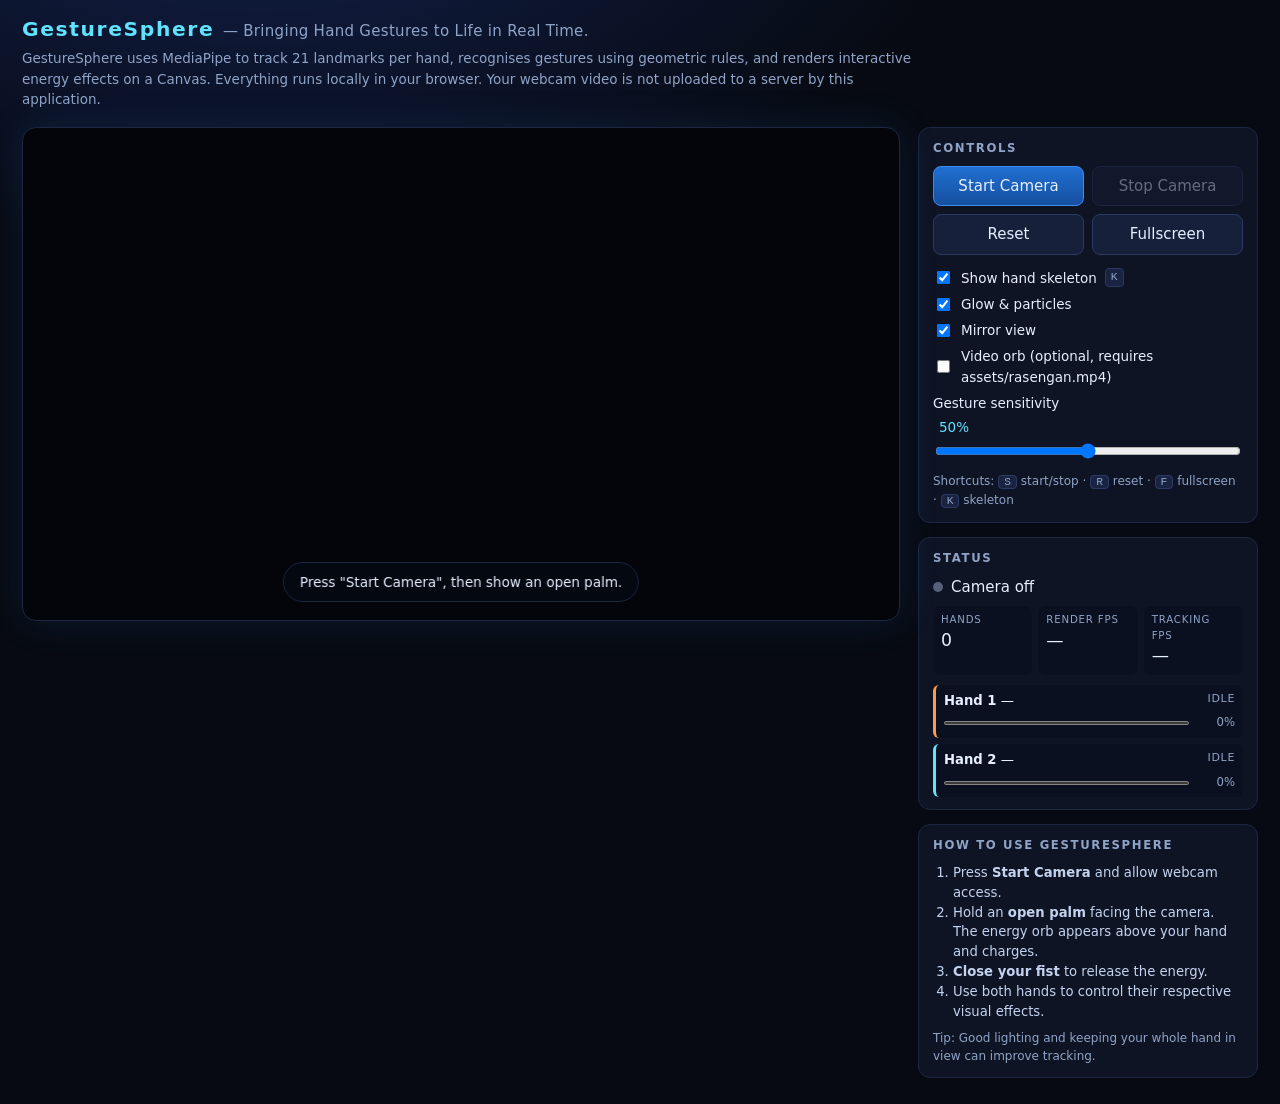
<file: index.html>
<!DOCTYPE html>
<html lang="en">

<head>
  <meta charset="UTF-8">
  <meta name="viewport" content="width=device-width, initial-scale=1">

  <!-- GestureSphere branding -->
  <title>GestureSphere — Bringing Hand Gestures to Life in Real Time</title>

  <meta
    name="description"
    content="GestureSphere brings hand gestures to life in real time using webcam-based hand tracking and interactive visual effects."
  >

  <meta name="theme-color" content="#080b16">

  <!-- Existing stylesheets -->
  <link rel="stylesheet" href="css/style.css">
  <link rel="stylesheet" href="css/animations.css">
</head>

<body>

  <!-- Website header -->
  <header class="top">
    <h1>
      GestureSphere
      <span>— Bringing Hand Gestures to Life in Real Time.</span>
    </h1>

    <p>
      GestureSphere uses MediaPipe to track 21 landmarks per hand,
      recognises gestures using geometric rules, and renders interactive
      energy effects on a Canvas. Everything runs locally in your browser.
      Your webcam video is not uploaded to a server by this application.
    </p>
  </header>

  <main class="layout">

    <!-- Camera and visual effects -->
    <section class="stage-col" aria-label="Camera view">

      <div id="stageWrap">
        <div id="stage" class="stage mirrored">

          <video
            id="cam"
            playsinline
            muted
            aria-label="Webcam preview">
          </video>

          <canvas
            id="overlay"
            aria-hidden="true">
          </canvas>

          <div
            id="overlayMsg"
            class="overlay-msg info"
            role="alert">

            <span
              id="spinner"
              class="spinner"
              hidden>
            </span>

            <span id="overlayText"></span>
          </div>

        </div>
      </div>

    </section>

    <!-- Controls and status -->
    <aside class="side">

      <!-- Camera controls -->
      <section class="panel" aria-labelledby="hCtl">

        <h2 id="hCtl">Controls</h2>

        <div class="btn-row">

          <button
            id="btnStart"
            class="primary"
            type="button">
            Start Camera
          </button>

          <button
            id="btnStop"
            type="button"
            disabled>
            Stop Camera
          </button>

          <button
            id="btnReset"
            type="button">
            Reset
          </button>

          <button
            id="btnFullscreen"
            type="button">
            Fullscreen
          </button>

        </div>

        <label class="opt">
          <input
            id="optSkeleton"
            type="checkbox"
            checked>
          Show hand skeleton <kbd>K</kbd>
        </label>

        <label class="opt">
          <input
            id="optGlow"
            type="checkbox"
            checked>
          Glow &amp; particles
        </label>

        <label class="opt">
          <input
            id="optMirror"
            type="checkbox"
            checked>
          Mirror view
        </label>

        <label
          class="opt"
          title="Optional. Requires your own file at assets/rasengan.mp4">

          <input
            id="optVideo"
            type="checkbox">

          Video orb (optional, requires assets/rasengan.mp4)

        </label>

        <label class="opt col">

          Gesture sensitivity

          <output id="sensitivityValue">50%</output>

          <input
            id="optSensitivity"
            type="range"
            min="0"
            max="100"
            value="50"
            aria-label="Gesture sensitivity">

        </label>

        <p class="hint">
          Shortcuts:
          <kbd>S</kbd> start/stop ·
          <kbd>R</kbd> reset ·
          <kbd>F</kbd> fullscreen ·
          <kbd>K</kbd> skeleton
        </p>

      </section>

      <!-- Tracking status -->
      <section class="panel" aria-labelledby="hSt">

        <h2 id="hSt">Status</h2>

        <p class="row">

          <span
            class="dot idle"
            id="statusDot">
          </span>

          <span
            id="statusCamera"
            role="status"
            aria-live="polite">
            Camera off
          </span>

        </p>

        <dl class="stats">

          <div>
            <dt>Hands</dt>
            <dd id="statusHands">0</dd>
          </div>

          <div>
            <dt>Render FPS</dt>
            <dd id="statusFps">—</dd>
          </div>

          <div>
            <dt>Tracking FPS</dt>
            <dd id="statusTrackFps">—</dd>
          </div>

        </dl>

        <!-- First hand -->
        <div class="hand h0">

          <b>Hand 1</b>

          <span id="hand0Gesture">—</span>

          <small id="hand0State">IDLE</small>

          <div class="meter">

            <progress
              id="hand0Meter"
              max="100"
              value="0"
              aria-label="Hand 1 charge">
            </progress>

            <span id="hand0MeterText">0%</span>

          </div>

        </div>

        <!-- Second hand -->
        <div class="hand h1">

          <b>Hand 2</b>

          <span id="hand1Gesture">—</span>

          <small id="hand1State">IDLE</small>

          <div class="meter">

            <progress
              id="hand1Meter"
              max="100"
              value="0"
              aria-label="Hand 2 charge">
            </progress>

            <span id="hand1MeterText">0%</span>

          </div>

        </div>

      </section>

      <!-- Instructions -->
      <section class="panel" aria-labelledby="hHow">

        <h2 id="hHow">How to Use GestureSphere</h2>

        <ol class="how">

          <li>
            Press <b>Start Camera</b> and allow webcam access.
          </li>

          <li>
            Hold an <b>open palm</b> facing the camera.
            The energy orb appears above your hand and charges.
          </li>

          <li>
            <b>Close your fist</b> to release the energy.
          </li>

          <li>
            Use both hands to control their respective visual effects.
          </li>

        </ol>

        <p class="hint">
          Tip: Good lighting and keeping your whole hand in view
          can improve tracking.
        </p>

      </section>

    </aside>

  </main>

  <noscript>
    <p class="noscript">
      GestureSphere requires JavaScript to be enabled in your browser.
    </p>
  </noscript>

  <!-- Existing JavaScript entry point -->
  <script type="module" src="js/main.js"></script>

</body>

</html>
</file>
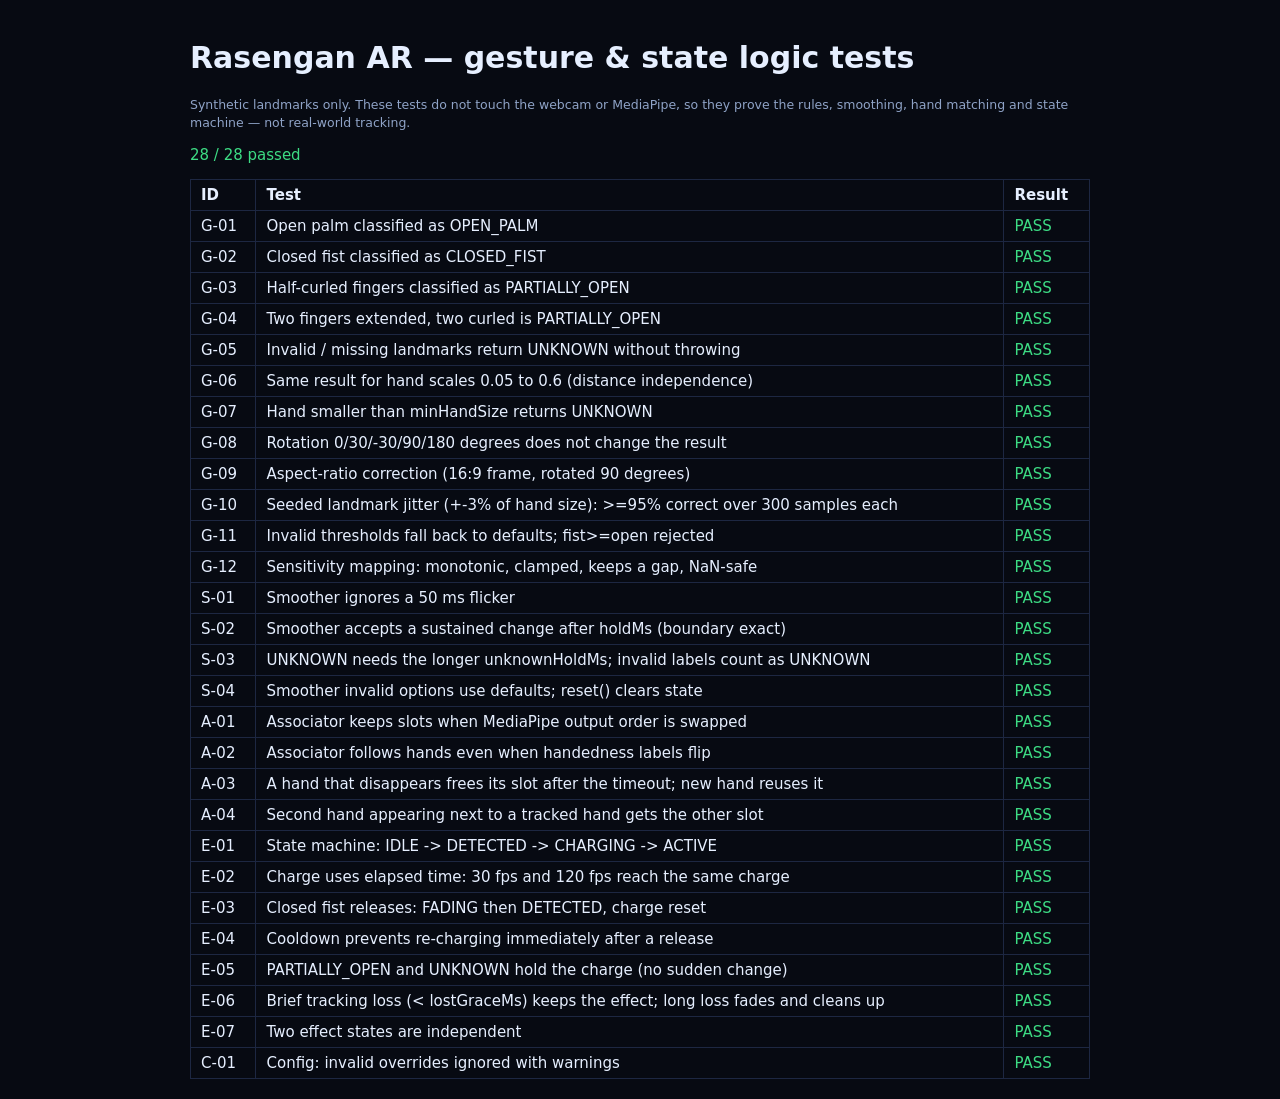
<file: tests/gesture-tests.html>
<!DOCTYPE html>
<html lang="en"><head><meta charset="UTF-8"><title>Rasengan AR — logic tests</title>
<style>body{font:15px system-ui;background:#070a12;color:#e6efff;padding:20px;max-width:900px;margin:auto}
table{border-collapse:collapse;width:100%}td,th{border:1px solid #1d2742;padding:6px 10px;text-align:left}
.pass{color:#3ddc84}.fail{color:#ff6b6b;font-weight:700}small{color:#8fa3c7}</style></head>
<body>
<h1>Rasengan AR — gesture &amp; state logic tests</h1>
<p><small>Synthetic landmarks only. These tests do not touch the webcam or MediaPipe, so they prove the rules, smoothing, hand matching and state machine — not real-world tracking.</small></p>
<p id="summary">Running…</p><table><thead><tr><th>ID</th><th>Test</th><th>Result</th></tr></thead><tbody id="rows"></tbody></table>
<script type="module">
import { runSuite } from './gestureTestSuite.js';
const results = runSuite(), rows = document.getElementById('rows');
for (const r of results) { const tr = document.createElement('tr');
  for (const t of [r.id, r.name, r.pass ? 'PASS' : `FAIL — ${r.detail}`]) { const td = document.createElement('td'); td.textContent = t; tr.appendChild(td); }
  tr.lastChild.className = r.pass ? 'pass' : 'fail'; rows.appendChild(tr); }
const n = results.filter((r) => r.pass).length;
document.getElementById('summary').textContent = `${n} / ${results.length} passed`;
document.getElementById('summary').className = n === results.length ? 'pass' : 'fail';
</script></body></html>
</file>
<file: css/style.css>
:root { --bg: #070a12; --panel: #0e1424; --line: #1d2742; --text: #e6efff; --muted: #8fa3c7; --cyan: #5fe3ff; --orange: #ff9a4d; --err: #ff6b6b; --warn: #ffd166; }
* { box-sizing: border-box; }
html, body { margin: 0; background: radial-gradient(1200px 600px at 20% -10%, #12204a 0%, var(--bg) 60%); color: var(--text); font: 15px/1.5 system-ui, "Segoe UI", sans-serif; min-height: 100%; }
.top { padding: 14px 22px 4px; max-width: 1500px; margin: 0 auto; }
.top h1 { margin: 0; font-size: 1.35rem; letter-spacing: .08em; color: var(--cyan); }
.top h1 span { color: var(--muted); font-weight: 400; letter-spacing: .02em; font-size: 1rem; }
.top p { margin: 4px 0 0; color: var(--muted); max-width: 900px; font-size: .9rem; }
.layout { display: grid; grid-template-columns: minmax(0, 1fr) 340px; gap: 18px; padding: 14px 22px 26px; max-width: 1500px; margin: 0 auto; }
.stage { position: relative; width: 100%; max-width: calc((100vh - 140px) * var(--ar, 1.7778)); aspect-ratio: var(--ar, 1.7778); margin: 0 auto; background: #03050a; border: 1px solid var(--line); border-radius: 14px; overflow: hidden; box-shadow: 0 0 40px rgba(60, 160, 255, .12); }
.stage video, .stage canvas { position: absolute; inset: 0; width: 100%; height: 100%; object-fit: fill; }
.stage canvas { pointer-events: none; }
.stage.mirrored video, .stage.mirrored canvas { transform: scaleX(-1); }
#stageWrap:fullscreen { background: #000; display: flex; align-items: center; justify-content: center; }
#stageWrap:fullscreen .stage { max-width: calc(100vh * var(--ar, 1.7778)); border-radius: 0; border: 0; }
.overlay-msg { position: absolute; left: 50%; bottom: 18px; transform: translateX(-50%); display: flex; gap: 10px; align-items: center; max-width: 90%; padding: 9px 16px; border-radius: 999px; background: rgba(6, 10, 20, .82); border: 1px solid var(--line); color: var(--text); font-size: .9rem; text-align: center; backdrop-filter: blur(6px); }
.overlay-msg[hidden] { display: none; }
.overlay-msg.error { border-color: var(--err); color: #ffd6d6; border-radius: 14px; }
.overlay-msg.warn { border-color: var(--warn); }
.side { display: flex; flex-direction: column; gap: 14px; }
.panel { background: var(--panel); border: 1px solid var(--line); border-radius: 12px; padding: 12px 14px; }
.panel h2 { margin: 0 0 8px; font-size: .78rem; letter-spacing: .14em; text-transform: uppercase; color: var(--muted); }
.btn-row { display: grid; grid-template-columns: 1fr 1fr; gap: 8px; margin-bottom: 10px; }
button { font: inherit; color: var(--text); background: #16203a; border: 1px solid #2a3a62; border-radius: 8px; padding: 8px 10px; cursor: pointer; }
button:hover:not(:disabled) { border-color: var(--cyan); }
button:disabled { opacity: .4; cursor: not-allowed; }
button.primary { background: linear-gradient(180deg, #1f6fd1, #1650a0); border-color: #3b8cf0; }
button:focus-visible, input:focus-visible { outline: 2px solid var(--cyan); outline-offset: 2px; }
.opt { display: flex; align-items: center; gap: 8px; padding: 3px 0; font-size: .9rem; }
.opt.col { flex-direction: column; align-items: stretch; gap: 4px; }
.opt output { color: var(--cyan); margin-left: 6px; }
kbd { background: #1a2442; border: 1px solid #2a3a62; border-radius: 4px; padding: 0 5px; font-size: .75rem; color: var(--muted); }
.hint { color: var(--muted); font-size: .8rem; margin: 8px 0 0; }
.row { display: flex; align-items: center; gap: 8px; margin: 0 0 8px; }
.dot { width: 10px; height: 10px; border-radius: 50%; background: #55607a; flex: none; }
.dot.ok { background: #3ddc84; } .dot.loading { background: var(--warn); } .dot.error { background: var(--err); }
.stats { display: grid; grid-template-columns: repeat(3, 1fr); gap: 6px; margin: 0 0 10px; }
.stats div { background: #0a1020; border-radius: 8px; padding: 6px 8px; }
.stats dt { font-size: .68rem; color: var(--muted); text-transform: uppercase; letter-spacing: .08em; }
.stats dd { margin: 0; font-size: 1.15rem; font-variant-numeric: tabular-nums; }
.hand { padding: 6px 8px; border-left: 3px solid var(--cyan); background: #0a1020; border-radius: 6px; margin-top: 6px; font-size: .88rem; }
.hand.h0 { border-color: var(--orange); }
.hand small { float: right; color: var(--muted); letter-spacing: .06em; }
.meter { display: flex; align-items: center; gap: 8px; margin-top: 4px; }
.meter progress { flex: 1; height: 8px; accent-color: var(--cyan); }
.meter span { width: 38px; text-align: right; font-size: .78rem; color: var(--muted); }
.how { margin: 0; padding-left: 20px; font-size: .88rem; color: #c3d2ee; }
.noscript { text-align: center; color: var(--err); }
@media (max-width: 980px) { .layout { grid-template-columns: 1fr; } .stage { max-width: 100%; } }
@media (prefers-reduced-motion: reduce) { * { animation: none !important; transition: none !important; } }
</file>
<file: css/animations.css>
@keyframes spin { to { transform: rotate(360deg); } }
@keyframes pulse { 0%, 100% { opacity: 1; } 50% { opacity: .35; } }
@keyframes rise { from { opacity: 0; transform: translate(-50%, 8px); } to { opacity: 1; transform: translate(-50%, 0); } }
.spinner { width: 16px; height: 16px; border: 2px solid rgba(255, 255, 255, .25); border-top-color: var(--cyan); border-radius: 50%; animation: spin .8s linear infinite; flex: none; }
.spinner[hidden] { display: none; }
.dot.loading { animation: pulse 1s ease-in-out infinite; }
.dot.ok { box-shadow: 0 0 8px #3ddc84; }
.overlay-msg:not([hidden]) { animation: rise .25s ease-out; }
button.primary:not(:disabled):hover { box-shadow: 0 0 14px rgba(80, 170, 255, .55); }
button { transition: border-color .15s, box-shadow .15s; }
</file>
